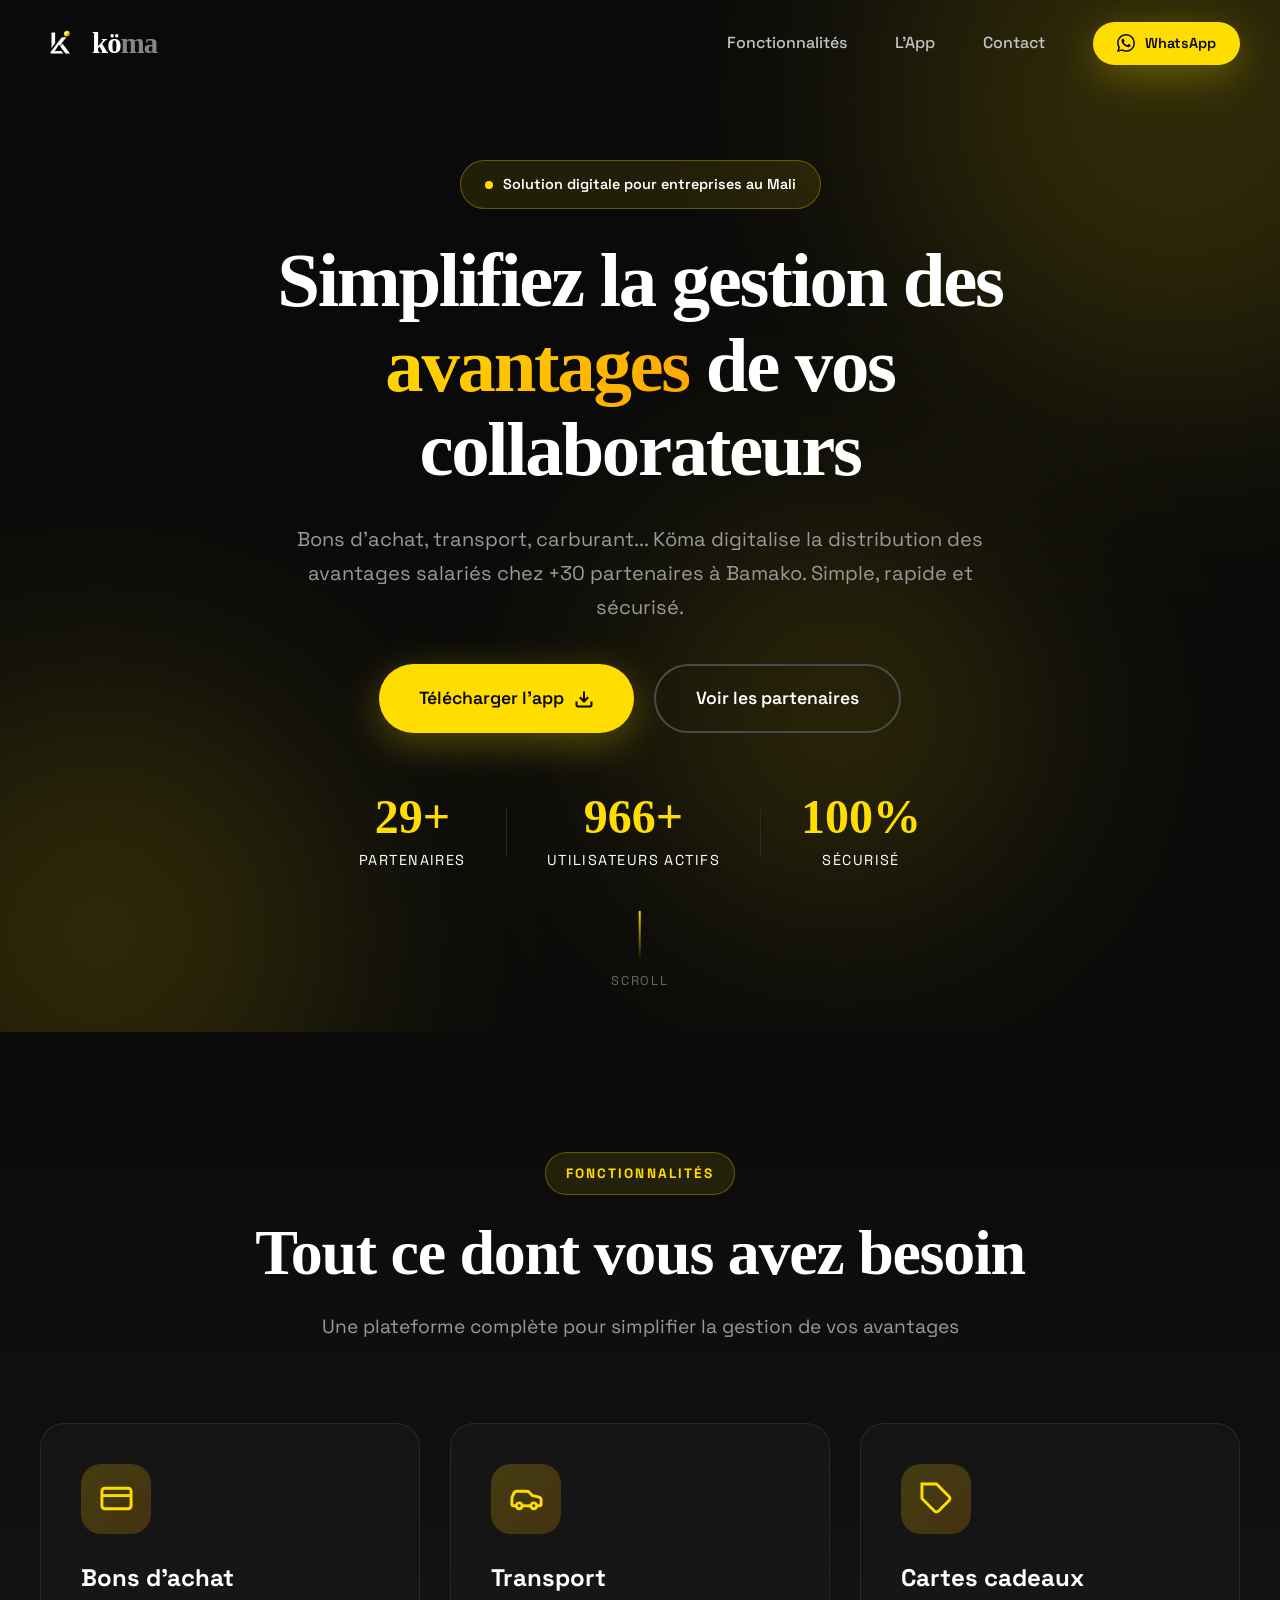
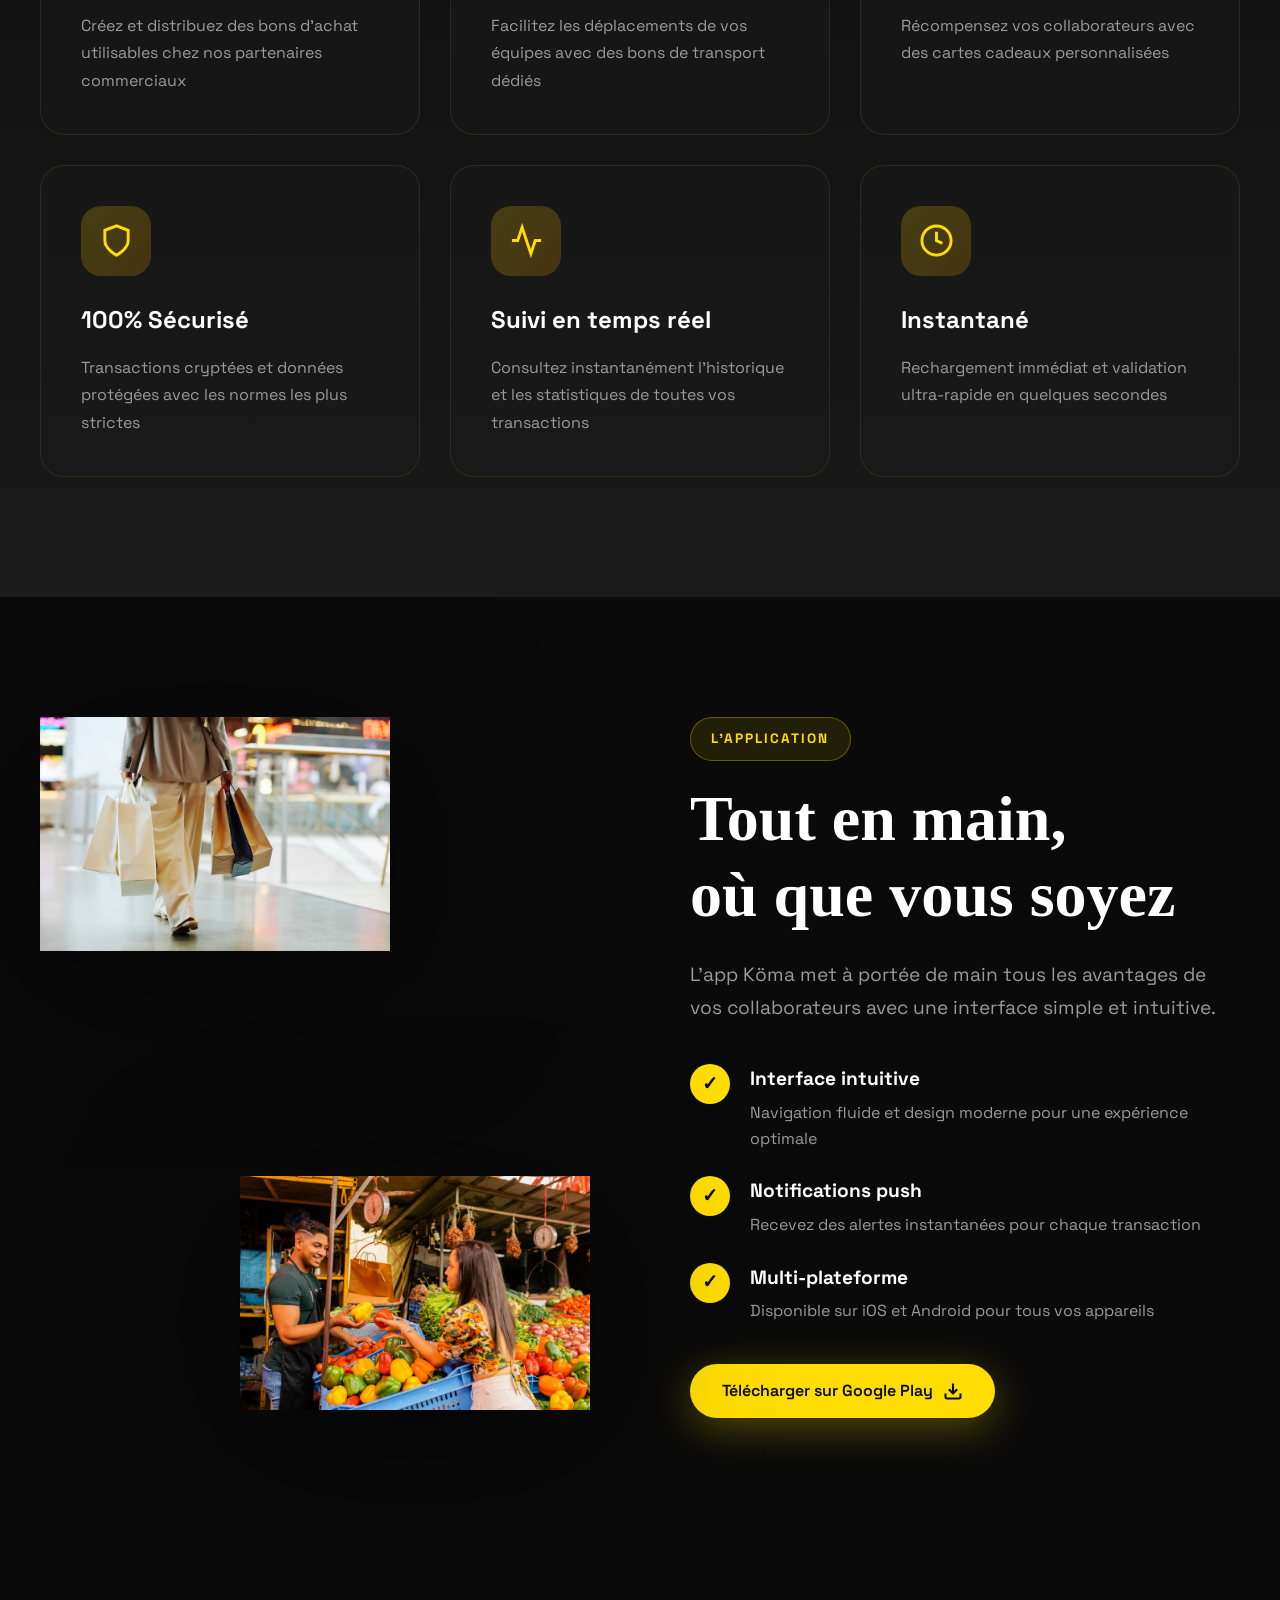
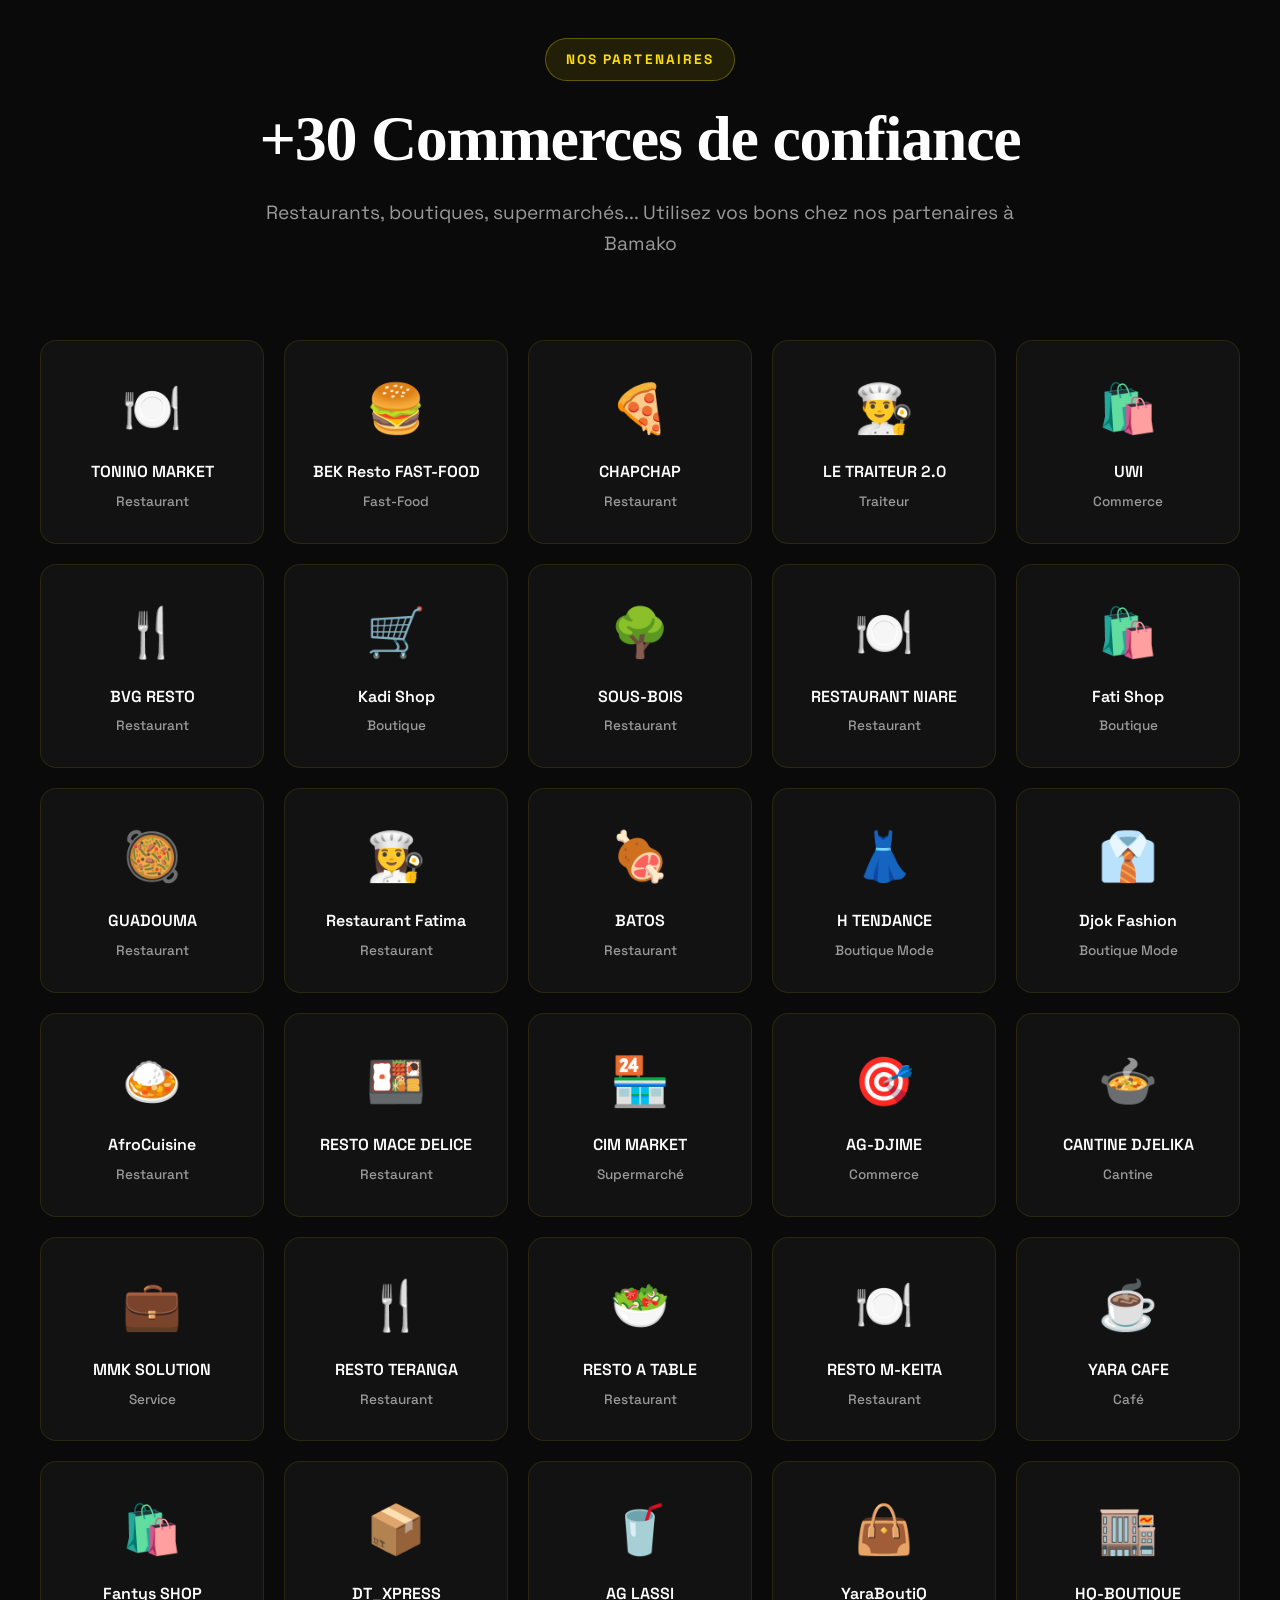
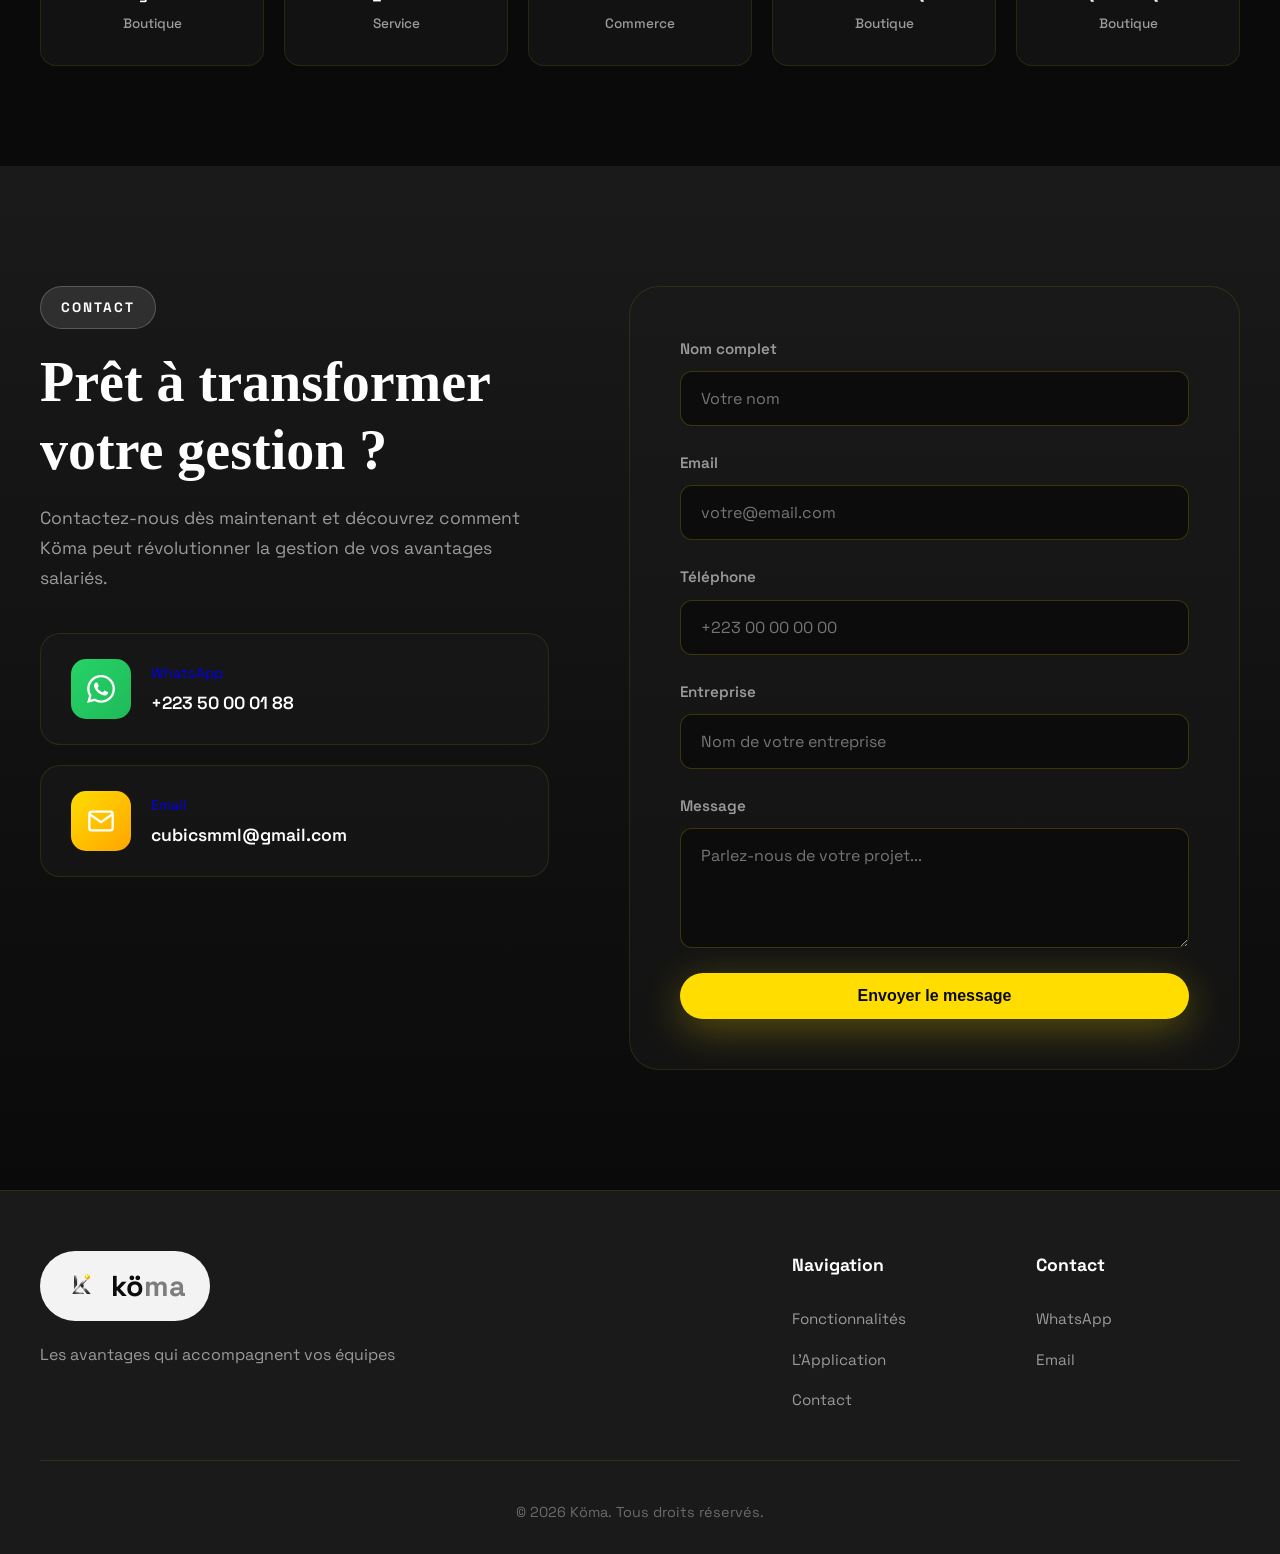
<file: index.html>
<!DOCTYPE html>
<html lang="fr">
<head>
  <meta charset="UTF-8">
  <meta name="viewport" content="width=device-width, initial-scale=1.0">
  <meta name="description" content="Köma - La plateforme tout-en-un pour gérer les avantages de vos collaborateurs. Bons d'achat, transport, carburant et plus encore.">
  <meta name="theme-color" content="#FFDD00">
  <title>Köma — Les avantages qui accompagnent vos équipes</title>
  <link rel="icon" type="image/x-icon" href="assets/köma.ico">
  <link rel="preconnect" href="https://fonts.googleapis.com">
  <link rel="preconnect" href="https://fonts.gstatic.com" crossorigin>
  <link href="https://fonts.googleapis.com/css2?family=Space+Grotesk:wght@300;400;500;600;700&family=Clash+Display:wght@600;700&display=swap" rel="stylesheet">
  <link rel="stylesheet" href="styles.css">
</head>
<body>

  <!-- Loader -->
  <div class="loader" id="loader">
    <div class="loader-content">
      <img src="assets/black.png" alt="Köma" class="loader-logo">
      <div class="loader-bar">
        <div class="loader-progress"></div>
      </div>
    </div>
  </div>

  <!-- Navigation -->
  <nav class="nav" id="nav">
    <div class="container nav-container">
      <a href="#hero" class="logo">
        <img src="assets/white.png" alt="Köma">
        <span>kö<em>ma</em></span>
      </a>
      
      <div class="nav-menu" id="navMenu">
        <a href="#features" class="nav-link">Fonctionnalités</a>
        <a href="#app" class="nav-link">L'App</a>
        <a href="#contact" class="nav-link">Contact</a>
        <a href="https://wa.me/22350000188" class="btn btn-primary btn-sm" target="_blank" rel="noopener">
          <svg width="18" height="18" viewBox="0 0 24 24" fill="currentColor">
            <path d="M17.472 14.382c-.297-.149-1.758-.867-2.03-.967-.273-.099-.471-.148-.67.15-.197.297-.767.966-.94 1.164-.173.199-.347.223-.644.075-.297-.15-1.255-.463-2.39-1.475-.883-.788-1.48-1.761-1.653-2.059-.173-.297-.018-.458.13-.606.134-.133.298-.347.446-.52.149-.174.198-.298.298-.497.099-.198.05-.371-.025-.52-.075-.149-.669-1.612-.916-2.207-.242-.579-.487-.5-.669-.51-.173-.008-.371-.01-.57-.01-.198 0-.52.074-.792.372-.272.297-1.04 1.016-1.04 2.479 0 1.462 1.065 2.875 1.213 3.074.149.198 2.096 3.2 5.077 4.487.709.306 1.262.489 1.694.625.712.227 1.36.195 1.871.118.571-.085 1.758-.719 2.006-1.413.248-.694.248-1.289.173-1.413-.074-.124-.272-.198-.57-.347m-5.421 7.403h-.004a9.87 9.87 0 01-5.031-1.378l-.361-.214-3.741.982.998-3.648-.235-.374a9.86 9.86 0 01-1.51-5.26c.001-5.45 4.436-9.884 9.888-9.884 2.64 0 5.122 1.03 6.988 2.898a9.825 9.825 0 012.893 6.994c-.003 5.45-4.437 9.884-9.885 9.884m8.413-18.297A11.815 11.815 0 0012.05 0C5.495 0 .16 5.335.157 11.892c0 2.096.547 4.142 1.588 5.945L.057 24l6.305-1.654a11.882 11.882 0 005.683 1.448h.005c6.554 0 11.890-5.335 11.893-11.893a11.821 11.821 0 00-3.48-8.413Z"/>
          </svg>
          WhatsApp
        </a>
      </div>

      <button class="hamburger" id="hamburger">
        <span></span>
        <span></span>
        <span></span>
      </button>
    </div>
  </nav>

  <!-- Hero -->
  <section class="hero" id="hero">
    <div class="hero-bg">
      <div class="gradient-orb orb-1"></div>
      <div class="gradient-orb orb-2"></div>
      <div class="gradient-orb orb-3"></div>
    </div>

    <div class="container hero-container">
      <div class="hero-content">
        <div class="hero-badge">
          <span class="pulse-dot"></span>
          Solution digitale pour entreprises au Mali
        </div>
        
        <h1 class="hero-title">
          Simplifiez la gestion des 
          <span class="gradient-text">avantages</span>
          de vos collaborateurs
        </h1>
        
        <p class="hero-desc">
          Bons d'achat, transport, carburant... Köma digitalise la distribution 
          des avantages salariés chez +30 partenaires à Bamako. Simple, rapide et sécurisé.
        </p>

        <div class="hero-cta">
          <a href="https://play.google.com/store/apps/details?id=com.src.koma_mobile" class="btn btn-primary btn-lg" target="_blank" rel="noopener">
            Télécharger l'app
            <svg width="20" height="20" viewBox="0 0 24 24" fill="none" stroke="currentColor" stroke-width="2.5">
              <path d="M21 15v4a2 2 0 01-2 2H5a2 2 0 01-2-2v-4M7 10l5 5 5-5M12 15V3"/>
            </svg>
          </a>
          <a href="#partners" class="btn btn-outline btn-lg">
            Voir les partenaires
          </a>
        </div>

        <div class="hero-stats">
          <div class="stat-item">
            <div class="stat-value"><span class="counter" data-target="30">0</span>+</div>
            <div class="stat-label">Partenaires</div>
          </div>
          <div class="stat-divider"></div>
          <div class="stat-item">
            <div class="stat-value"><span class="counter" data-target="1000">0</span>+</div>
            <div class="stat-label">Utilisateurs actifs</div>
          </div>
          <div class="stat-divider"></div>
          <div class="stat-item">
            <div class="stat-value">100%</div>
            <div class="stat-label">Sécurisé</div>
          </div>
        </div>
      </div>
    </div>

    <div class="scroll-hint">
      <div class="scroll-line"></div>
      <span>Scroll</span>
    </div>
  </section>

  <!-- Features -->
  <section class="features" id="features">
    <div class="container">
      <div class="section-header">
        <div class="section-label">Fonctionnalités</div>
        <h2>Tout ce dont vous avez besoin</h2>
        <p>Une plateforme complète pour simplifier la gestion de vos avantages</p>
      </div>

      <div class="features-grid">
        <div class="feature-card">
          <div class="feature-icon">
            <svg viewBox="0 0 24 24" fill="none" stroke="currentColor" stroke-width="2">
              <rect x="2" y="5" width="20" height="14" rx="2"/>
              <path d="M2 10h20"/>
            </svg>
          </div>
          <h3>Bons d'achat</h3>
          <p>Créez et distribuez des bons d'achat utilisables chez nos partenaires commerciaux</p>
        </div>

        <div class="feature-card">
          <div class="feature-icon">
            <svg viewBox="0 0 24 24" fill="none" stroke="currentColor" stroke-width="2">
              <path d="M19 17h2c.6 0 1-.4 1-1v-3c0-.9-.7-1.7-1.5-1.9C18.7 10.6 16 10 16 10s-1.3-1.4-2.2-2.3c-.5-.4-1.1-.7-1.8-.7H5c-.6 0-1.1.4-1.4.9l-1.4 2.9A3.7 3.7 0 0 0 2 12v4c0 .6.4 1 1 1h2"/>
              <circle cx="7" cy="17" r="2"/>
              <path d="M9 17h6"/>
              <circle cx="17" cy="17" r="2"/>
            </svg>
          </div>
          <h3>Transport</h3>
          <p>Facilitez les déplacements de vos équipes avec des bons de transport dédiés</p>
        </div>

        <div class="feature-card">
          <div class="feature-icon">
            <svg viewBox="0 0 24 24" fill="none" stroke="currentColor" stroke-width="2">
              <path d="M20.59 13.41l-7.17 7.17a2 2 0 01-2.83 0L2 12V2h10l8.59 8.59a2 2 0 010 2.82z"/>
              <line x1="7" y1="7" x2="7.01" y2="7"/>
            </svg>
          </div>
          <h3>Cartes cadeaux</h3>
          <p>Récompensez vos collaborateurs avec des cartes cadeaux personnalisées</p>
        </div>

        <div class="feature-card">
          <div class="feature-icon">
            <svg viewBox="0 0 24 24" fill="none" stroke="currentColor" stroke-width="2">
              <path d="M12 22s8-4 8-10V5l-8-3-8 3v7c0 6 8 10 8 10z"/>
            </svg>
          </div>
          <h3>100% Sécurisé</h3>
          <p>Transactions cryptées et données protégées avec les normes les plus strictes</p>
        </div>

        <div class="feature-card">
          <div class="feature-icon">
            <svg viewBox="0 0 24 24" fill="none" stroke="currentColor" stroke-width="2">
              <polyline points="22 12 18 12 15 21 9 3 6 12 2 12"/>
            </svg>
          </div>
          <h3>Suivi en temps réel</h3>
          <p>Consultez instantanément l'historique et les statistiques de toutes vos transactions</p>
        </div>

        <div class="feature-card">
          <div class="feature-icon">
            <svg viewBox="0 0 24 24" fill="none" stroke="currentColor" stroke-width="2">
              <circle cx="12" cy="12" r="10"/>
              <polyline points="12 6 12 12 16 14"/>
            </svg>
          </div>
          <h3>Instantané</h3>
          <p>Rechargement immédiat et validation ultra-rapide en quelques secondes</p>
        </div>
      </div>
    </div>
  </section>

  <!-- App Showcase -->
  <section class="app-showcase" id="app">
    <div class="container">
      <div class="app-content">
        <div class="app-images">
          <div class="app-mockup mockup-1">
            <img src="assets/client.png" alt="Interface Köma">
          </div>
          <div class="app-mockup mockup-2">
            <img src="assets/vendeur.png" alt="Interface Vendeur">
          </div>
        </div>

        <div class="app-info">
          <div class="section-label">L'Application</div>
          <h2>Tout en main,<br>où que vous soyez</h2>
          <p class="lead">L'app Köma met à portée de main tous les avantages de vos collaborateurs avec une interface simple et intuitive.</p>

          <div class="app-features">
            <div class="app-feature">
              <div class="app-feature-icon">✓</div>
              <div>
                <h4>Interface intuitive</h4>
                <p>Navigation fluide et design moderne pour une expérience optimale</p>
              </div>
            </div>

            <div class="app-feature">
              <div class="app-feature-icon">✓</div>
              <div>
                <h4>Notifications push</h4>
                <p>Recevez des alertes instantanées pour chaque transaction</p>
              </div>
            </div>

            <div class="app-feature">
              <div class="app-feature-icon">✓</div>
              <div>
                <h4>Multi-plateforme</h4>
                <p>Disponible sur iOS et Android pour tous vos appareils</p>
              </div>
            </div>
          </div>

          <a href="https://play.google.com/store/apps/details?id=com.src.koma_mobile" class="btn btn-primary" target="_blank" rel="noopener">
            Télécharger sur Google Play
            <svg width="20" height="20" viewBox="0 0 24 24" fill="none" stroke="currentColor" stroke-width="2.5">
              <path d="M21 15v4a2 2 0 01-2 2H5a2 2 0 01-2-2v-4M7 10l5 5 5-5M12 15V3"/>
            </svg>
          </a>
        </div>
      </div>
    </div>
  </section>

  <!-- Partenaires -->
  <section class="partners" id="partners">
    <div class="container">
      <div class="section-header">
        <div class="section-label">Nos Partenaires</div>
        <h2>+30 Commerces de confiance</h2>
        <p>Restaurants, boutiques, supermarchés... Utilisez vos bons chez nos partenaires à Bamako</p>
      </div>

      <div class="partners-grid">
        <div class="partner-card">
          <div class="partner-icon">🍽️</div>
          <h3>TONINO MARKET</h3>
          <p>Restaurant</p>
        </div>
        <div class="partner-card">
          <div class="partner-icon">🍔</div>
          <h3>BEK Resto FAST-FOOD</h3>
          <p>Fast-Food</p>
        </div>
        <div class="partner-card">
          <div class="partner-icon">🍕</div>
          <h3>CHAPCHAP</h3>
          <p>Restaurant</p>
        </div>
        <div class="partner-card">
          <div class="partner-icon">👨‍🍳</div>
          <h3>LE TRAITEUR 2.0</h3>
          <p>Traiteur</p>
        </div>
        <div class="partner-card">
          <div class="partner-icon">🛍️</div>
          <h3>UWI</h3>
          <p>Commerce</p>
        </div>
        <div class="partner-card">
          <div class="partner-icon">🍴</div>
          <h3>BVG RESTO</h3>
          <p>Restaurant</p>
        </div>
        <div class="partner-card">
          <div class="partner-icon">🛒</div>
          <h3>Kadi Shop</h3>
          <p>Boutique</p>
        </div>
        <div class="partner-card">
          <div class="partner-icon">🌳</div>
          <h3>SOUS-BOIS</h3>
          <p>Restaurant</p>
        </div>
        <div class="partner-card">
          <div class="partner-icon">🍽️</div>
          <h3>RESTAURANT NIARE</h3>
          <p>Restaurant</p>
        </div>
        <div class="partner-card">
          <div class="partner-icon">🛍️</div>
          <h3>Fati Shop</h3>
          <p>Boutique</p>
        </div>
        <div class="partner-card">
          <div class="partner-icon">🥘</div>
          <h3>GUADOUMA</h3>
          <p>Restaurant</p>
        </div>
        <div class="partner-card">
          <div class="partner-icon">👩‍🍳</div>
          <h3>Restaurant Fatima</h3>
          <p>Restaurant</p>
        </div>
        <div class="partner-card">
          <div class="partner-icon">🍖</div>
          <h3>BATOS</h3>
          <p>Restaurant</p>
        </div>
        <div class="partner-card">
          <div class="partner-icon">👗</div>
          <h3>H TENDANCE</h3>
          <p>Boutique Mode</p>
        </div>
        <div class="partner-card">
          <div class="partner-icon">👔</div>
          <h3>Djok Fashion</h3>
          <p>Boutique Mode</p>
        </div>
        <div class="partner-card">
          <div class="partner-icon">🍛</div>
          <h3>AfroCuisine</h3>
          <p>Restaurant</p>
        </div>
        <div class="partner-card">
          <div class="partner-icon">🍱</div>
          <h3>RESTO MACE DELICE</h3>
          <p>Restaurant</p>
        </div>
        <div class="partner-card">
          <div class="partner-icon">🏪</div>
          <h3>CIM MARKET</h3>
          <p>Supermarché</p>
        </div>
        <div class="partner-card">
          <div class="partner-icon">🎯</div>
          <h3>AG-DJIME</h3>
          <p>Commerce</p>
        </div>
        <div class="partner-card">
          <div class="partner-icon">🍲</div>
          <h3>CANTINE DJELIKA</h3>
          <p>Cantine</p>
        </div>
        <div class="partner-card">
          <div class="partner-icon">💼</div>
          <h3>MMK SOLUTION</h3>
          <p>Service</p>
        </div>
        <div class="partner-card">
          <div class="partner-icon">🍴</div>
          <h3>RESTO TERANGA</h3>
          <p>Restaurant</p>
        </div>
        <div class="partner-card">
          <div class="partner-icon">🥗</div>
          <h3>RESTO A TABLE</h3>
          <p>Restaurant</p>
        </div>
        <div class="partner-card">
          <div class="partner-icon">🍽️</div>
          <h3>RESTO M-KEITA</h3>
          <p>Restaurant</p>
        </div>
        <div class="partner-card">
          <div class="partner-icon">☕</div>
          <h3>YARA CAFE</h3>
          <p>Café</p>
        </div>
        <div class="partner-card">
          <div class="partner-icon">🛍️</div>
          <h3>Fantys SHOP</h3>
          <p>Boutique</p>
        </div>
        <div class="partner-card">
          <div class="partner-icon">📦</div>
          <h3>DT_XPRESS</h3>
          <p>Service</p>
        </div>
        <div class="partner-card">
          <div class="partner-icon">🥤</div>
          <h3>AG LASSI</h3>
          <p>Commerce</p>
        </div>
        <div class="partner-card">
          <div class="partner-icon">👜</div>
          <h3>YaraBoutiQ</h3>
          <p>Boutique</p>
        </div>
        <div class="partner-card">
          <div class="partner-icon">🏬</div>
          <h3>HQ-BOUTIQUE</h3>
          <p>Boutique</p>
        </div>
      </div>
    </div>
  </section>

  <!-- Contact -->
  <section class="contact" id="contact">
    <div class="container">
      <div class="contact-wrapper">
        <div class="contact-info">
          <div class="section-label light">Contact</div>
          <h2>Prêt à transformer votre gestion ?</h2>
          <p>Contactez-nous dès maintenant et découvrez comment Köma peut révolutionner la gestion de vos avantages salariés.</p>

          <div class="contact-methods">
            <a href="https://wa.me/22350000188" class="contact-method" target="_blank">
              <div class="method-icon whatsapp">
                <svg viewBox="0 0 24 24" fill="currentColor">
                  <path d="M17.472 14.382c-.297-.149-1.758-.867-2.03-.967-.273-.099-.471-.148-.67.15-.197.297-.767.966-.94 1.164-.173.199-.347.223-.644.075-.297-.15-1.255-.463-2.39-1.475-.883-.788-1.48-1.761-1.653-2.059-.173-.297-.018-.458.13-.606.134-.133.298-.347.446-.52.149-.174.198-.298.298-.497.099-.198.05-.371-.025-.52-.075-.149-.669-1.612-.916-2.207-.242-.579-.487-.5-.669-.51-.173-.008-.371-.01-.57-.01-.198 0-.52.074-.792.372-.272.297-1.04 1.016-1.04 2.479 0 1.462 1.065 2.875 1.213 3.074.149.198 2.096 3.2 5.077 4.487.709.306 1.262.489 1.694.625.712.227 1.36.195 1.871.118.571-.085 1.758-.719 2.006-1.413.248-.694.248-1.289.173-1.413-.074-.124-.272-.198-.57-.347m-5.421 7.403h-.004a9.87 9.87 0 01-5.031-1.378l-.361-.214-3.741.982.998-3.648-.235-.374a9.86 9.86 0 01-1.51-5.26c.001-5.45 4.436-9.884 9.888-9.884 2.64 0 5.122 1.03 6.988 2.898a9.825 9.825 0 012.893 6.994c-.003 5.45-4.437 9.884-9.885 9.884m8.413-18.297A11.815 11.815 0 0012.05 0C5.495 0 .16 5.335.157 11.892c0 2.096.547 4.142 1.588 5.945L.057 24l6.305-1.654a11.882 11.882 0 005.683 1.448h.005c6.554 0 11.890-5.335 11.893-11.893a11.821 11.821 0 00-3.48-8.413Z"/>
                </svg>
              </div>
              <div>
                <div class="method-label">WhatsApp</div>
                <div class="method-value">+223 50 00 01 88</div>
              </div>
            </a>

            <a href="mailto:cubicsmml@gmail.com" class="contact-method">
              <div class="method-icon email">
                <svg viewBox="0 0 24 24" fill="none" stroke="currentColor" stroke-width="2">
                  <path d="M4 4h16c1.1 0 2 .9 2 2v12c0 1.1-.9 2-2 2H4c-1.1 0-2-.9-2-2V6c0-1.1.9-2 2-2z"/>
                  <polyline points="22,6 12,13 2,6"/>
                </svg>
              </div>
              <div>
                <div class="method-label">Email</div>
                <div class="method-value">cubicsmml@gmail.com</div>
              </div>
            </a>
          </div>
        </div>

        <div class="contact-form-wrapper">
          <form class="contact-form" id="contactForm">
            <div class="form-group">
              <label>Nom complet</label>
              <input type="text" name="name" required placeholder="Votre nom">
            </div>

            <div class="form-group">
              <label>Email</label>
              <input type="email" name="email" required placeholder="votre@email.com">
            </div>

            <div class="form-group">
              <label>Téléphone</label>
              <input type="tel" name="phone" required placeholder="+223 00 00 00 00">
            </div>

            <div class="form-group">
              <label>Entreprise</label>
              <input type="text" name="company" placeholder="Nom de votre entreprise">
            </div>

            <div class="form-group">
              <label>Message</label>
              <textarea name="message" rows="4" required placeholder="Parlez-nous de votre projet..."></textarea>
            </div>

            <button type="submit" class="btn btn-primary btn-full">
              <span class="btn-text">Envoyer le message</span>
              <span class="btn-loading" style="display:none;">
                <svg class="spinner" viewBox="0 0 24 24">
                  <circle cx="12" cy="12" r="10" fill="none" stroke="currentColor" stroke-width="3"/>
                </svg>
              </span>
            </button>

            <div class="form-status" id="formStatus"></div>
          </form>
        </div>
      </div>
    </div>
  </section>

  <!-- Footer -->
  <footer class="footer">
    <div class="container">
      <div class="footer-content">
        <div class="footer-brand">
          <a href="#hero" class="footer-logo">
            <img src="assets/black.png" alt="Köma">
            <span>kö<em>ma</em></span>
          </a>
          <p>Les avantages qui accompagnent vos équipes</p>
        </div>

        <div class="footer-links">
          <div class="footer-col">
            <h4>Navigation</h4>
            <a href="#features">Fonctionnalités</a>
            <a href="#app">L'Application</a>
            <a href="#contact">Contact</a>
          </div>

          <div class="footer-col">
            <h4>Contact</h4>
            <a href="https://wa.me/22350000188" target="_blank">WhatsApp</a>
            <a href="mailto:cubicsmml@gmail.com">Email</a>
          </div>
        </div>
      </div>

      <div class="footer-bottom">
        <p>© <span id="year"></span> Köma. Tous droits réservés.</p>
      </div>
    </div>
  </footer>

  <script src="script.js"></script>
</body>
</html>
</file>
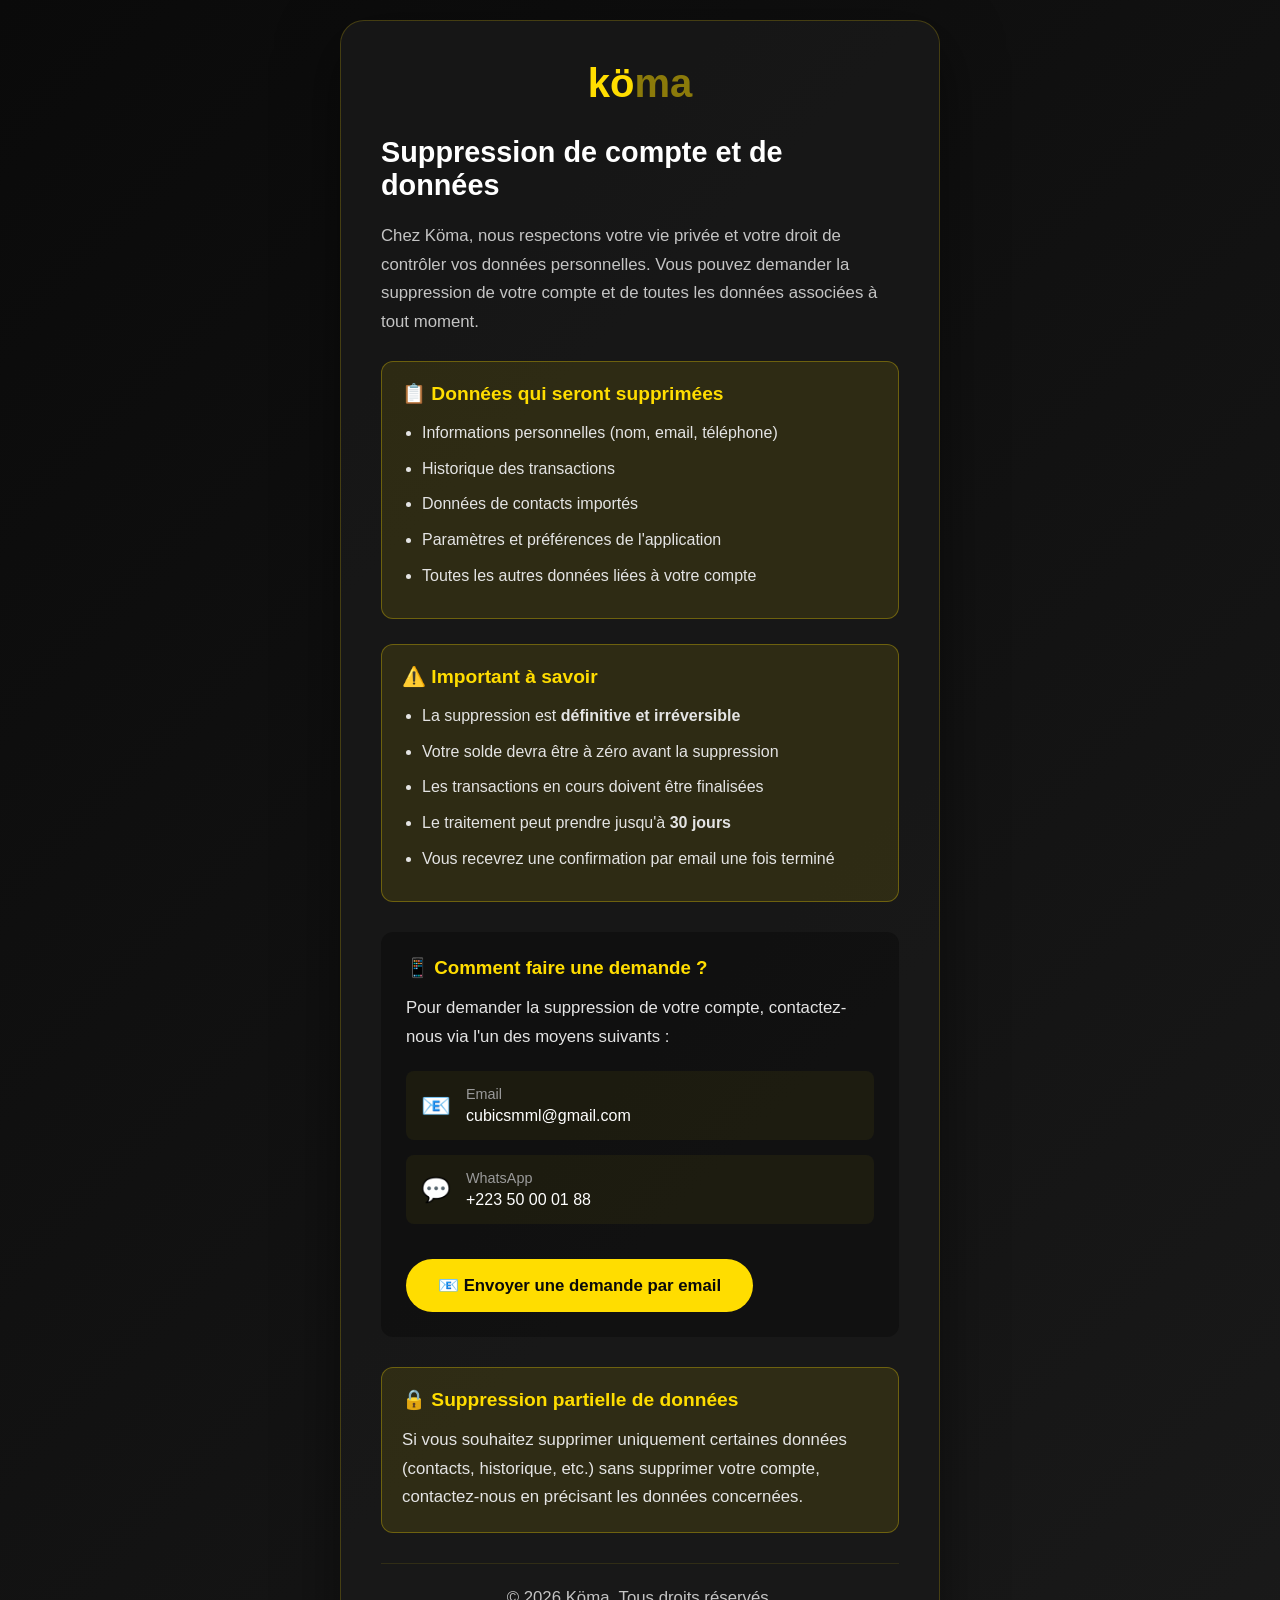
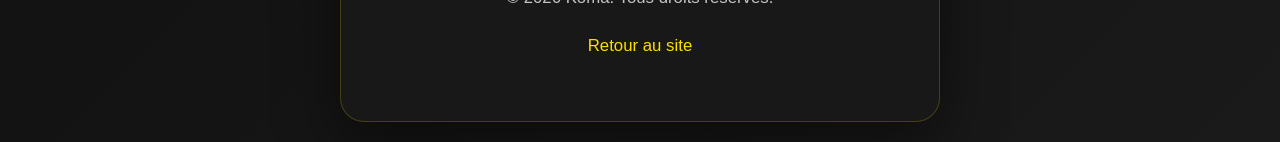
<file: suppression-compte.html>
<!DOCTYPE html>
<html lang="fr">
<head>
  <meta charset="UTF-8">
  <meta name="viewport" content="width=device-width, initial-scale=1.0">
  <meta name="description" content="Demande de suppression de compte Köma">
  <title>Suppression de compte - Köma</title>
  <style>
    * {
      margin: 0;
      padding: 0;
      box-sizing: border-box;
    }
    
    body {
      font-family: -apple-system, BlinkMacSystemFont, 'Segoe UI', Roboto, sans-serif;
      background: linear-gradient(135deg, #0A0A0A 0%, #1A1A1A 100%);
      color: #FFFFFF;
      min-height: 100vh;
      display: flex;
      align-items: center;
      justify-content: center;
      padding: 20px;
    }
    
    .container {
      max-width: 600px;
      background: rgba(26, 26, 26, 0.8);
      border: 1px solid rgba(255, 221, 0, 0.2);
      border-radius: 24px;
      padding: 40px;
      box-shadow: 0 20px 60px rgba(0, 0, 0, 0.5);
    }
    
    .logo {
      text-align: center;
      margin-bottom: 30px;
    }
    
    .logo h1 {
      font-size: 2.5rem;
      font-weight: 700;
      color: #FFDD00;
    }
    
    .logo h1 em {
      font-style: normal;
      opacity: 0.5;
    }
    
    h2 {
      font-size: 1.8rem;
      margin-bottom: 20px;
      color: #FFFFFF;
    }
    
    p {
      line-height: 1.7;
      color: #C4C4C4;
      margin-bottom: 20px;
      font-size: 1.05rem;
    }
    
    .info-box {
      background: rgba(255, 221, 0, 0.1);
      border: 1px solid rgba(255, 221, 0, 0.3);
      border-radius: 12px;
      padding: 20px;
      margin: 25px 0;
    }
    
    .info-box h3 {
      color: #FFDD00;
      margin-bottom: 15px;
      font-size: 1.2rem;
    }
    
    .info-box ul {
      margin-left: 20px;
      color: #E4E4E4;
    }
    
    .info-box li {
      margin-bottom: 10px;
      line-height: 1.6;
    }
    
    .contact {
      background: rgba(10, 10, 10, 0.5);
      border-radius: 12px;
      padding: 25px;
      margin-top: 30px;
    }
    
    .contact h3 {
      color: #FFDD00;
      margin-bottom: 15px;
    }
    
    .contact-item {
      display: flex;
      align-items: center;
      gap: 15px;
      margin: 15px 0;
      padding: 15px;
      background: rgba(255, 221, 0, 0.05);
      border-radius: 8px;
      transition: all 0.3s ease;
    }
    
    .contact-item:hover {
      background: rgba(255, 221, 0, 0.1);
      transform: translateX(5px);
    }
    
    .contact-icon {
      font-size: 1.5rem;
    }
    
    .contact-link {
      color: #FFFFFF;
      text-decoration: none;
      font-weight: 500;
    }
    
    .contact-link:hover {
      color: #FFDD00;
    }
    
    .btn {
      display: inline-flex;
      align-items: center;
      gap: 10px;
      padding: 16px 32px;
      background: #FFDD00;
      color: #0A0A0A;
      text-decoration: none;
      font-weight: 600;
      border-radius: 50px;
      transition: all 0.3s ease;
      margin-top: 20px;
      font-size: 1.05rem;
    }
    
    .btn:hover {
      background: #E6C700;
      transform: translateY(-2px);
      box-shadow: 0 10px 30px rgba(255, 221, 0, 0.3);
    }
    
    .footer {
      text-align: center;
      margin-top: 30px;
      padding-top: 20px;
      border-top: 1px solid rgba(255, 221, 0, 0.1);
      color: #6A6A6A;
      font-size: 0.9rem;
    }
    
    @media (max-width: 768px) {
      .container {
        padding: 25px;
      }
      
      .logo h1 {
        font-size: 2rem;
      }
      
      h2 {
        font-size: 1.5rem;
      }
    }
  </style>
</head>
<body>
  <div class="container">
    <div class="logo">
      <h1>kö<em>ma</em></h1>
    </div>
    
    <h2>Suppression de compte et de données</h2>
    
    <p>
      Chez Köma, nous respectons votre vie privée et votre droit de contrôler vos données personnelles. 
      Vous pouvez demander la suppression de votre compte et de toutes les données associées à tout moment.
    </p>
    
    <div class="info-box">
      <h3>📋 Données qui seront supprimées</h3>
      <ul>
        <li>Informations personnelles (nom, email, téléphone)</li>
        <li>Historique des transactions</li>
        <li>Données de contacts importés</li>
        <li>Paramètres et préférences de l'application</li>
        <li>Toutes les autres données liées à votre compte</li>
      </ul>
    </div>
    
    <div class="info-box">
      <h3>⚠️ Important à savoir</h3>
      <ul>
        <li>La suppression est <strong>définitive et irréversible</strong></li>
        <li>Votre solde devra être à zéro avant la suppression</li>
        <li>Les transactions en cours doivent être finalisées</li>
        <li>Le traitement peut prendre jusqu'à <strong>30 jours</strong></li>
        <li>Vous recevrez une confirmation par email une fois terminé</li>
      </ul>
    </div>
    
    <div class="contact">
      <h3>📱 Comment faire une demande ?</h3>
      <p style="color: #E4E4E4; margin-bottom: 20px;">
        Pour demander la suppression de votre compte, contactez-nous via l'un des moyens suivants :
      </p>
      
      <div class="contact-item">
        <span class="contact-icon">📧</span>
        <div>
          <div style="font-size: 0.9rem; color: #9A9A9A; margin-bottom: 5px;">Email</div>
          <a href="mailto:cubicsmml@gmail.com?subject=Demande de suppression de compte Köma&body=Bonjour,%0D%0A%0D%0AJe souhaite supprimer mon compte Köma.%0D%0A%0D%0ATéléphone associé au compte : [Votre numéro]%0D%0A%0D%0AMerci." class="contact-link">cubicsmml@gmail.com</a>
        </div>
      </div>
      
      <div class="contact-item">
        <span class="contact-icon">💬</span>
        <div>
          <div style="font-size: 0.9rem; color: #9A9A9A; margin-bottom: 5px;">WhatsApp</div>
          <a href="https://wa.me/22350000188?text=Bonjour%2C%20je%20souhaite%20supprimer%20mon%20compte%20Köma" class="contact-link" target="_blank" rel="noopener">+223 50 00 01 88</a>
        </div>
      </div>
      
      <a href="mailto:cubicsmml@gmail.com?subject=Demande de suppression de compte Köma&body=Bonjour,%0D%0A%0D%0AJe souhaite supprimer mon compte Köma.%0D%0A%0D%0ATéléphone associé au compte : [Votre numéro]%0D%0A%0D%0AMerci." class="btn">
        📧 Envoyer une demande par email
      </a>
    </div>
    
    <div class="info-box" style="margin-top: 30px;">
      <h3>🔒 Suppression partielle de données</h3>
      <p style="color: #E4E4E4; margin-bottom: 0;">
        Si vous souhaitez supprimer uniquement certaines données (contacts, historique, etc.) 
        sans supprimer votre compte, contactez-nous en précisant les données concernées.
      </p>
    </div>
    
    <div class="footer">
      <p>© <span id="year"></span> Köma. Tous droits réservés.</p>
      <p><a href="https://amadoutoure14.github.io/koma_vitrine/" style="color: #FFDD00; text-decoration: none;">Retour au site</a></p>
    </div>
  </div>
  
  <script>
    document.getElementById('year').textContent = new Date().getFullYear();
  </script>
</body>
</html>
</file>
<file: styles.css>
/* ============================================
   KÖMA - VITRINE ULTRA MODERNE
   ============================================ */

:root {
  --yellow: #FFDD00;
  --yellow-light: #FFF9E6;
  --yellow-dark: #E6C700;
  --black: #0A0A0A;
  --gray-900: #1A1A1A;
  --gray-800: #2A2A2A;
  --gray-700: #4A4A4A;
  --gray-600: #6A6A6A;
  --gray-400: #9A9A9A;
  --gray-300: #C4C4C4;
  --gray-200: #E4E4E4;
  --gray-100: #F5F5F5;
  --white: #FFFFFF;
  --whatsapp: #25D366;
  
  --ease: cubic-bezier(0.23, 1, 0.32, 1);
  --ease-back: cubic-bezier(0.68, -0.6, 0.32, 1.6);
}

/* Reset */
*, *::before, *::after {
  margin: 0;
  padding: 0;
  box-sizing: border-box;
}

html {
  scroll-behavior: smooth;
  overflow-x: hidden;
}

body {
  font-family: 'Space Grotesk', -apple-system, sans-serif;
  background: var(--black);
  color: var(--white);
  line-height: 1.6;
  -webkit-font-smoothing: antialiased;
  overflow-x: hidden;
}

/* Loader */
.loader {
  position: fixed;
  inset: 0;
  background: var(--black);
  display: flex;
  align-items: center;
  justify-content: center;
  z-index: 10000;
  transition: opacity 0.5s ease, visibility 0.5s;
}

.loader.hidden {
  opacity: 0;
  visibility: hidden;
}

.loader-content {
  text-align: center;
}

.loader-logo {
  width: 80px;
  height: 80px;
  filter: brightness(0) invert(1);
  animation: pulse 1.5s ease infinite;
}

.loader-bar {
  width: 200px;
  height: 3px;
  background: var(--gray-800);
  border-radius: 10px;
  margin-top: 30px;
  overflow: hidden;
}

.loader-progress {
  height: 100%;
  background: var(--yellow);
  border-radius: 10px;
  animation: loading 2s ease-in-out;
}

@keyframes pulse {
  0%, 100% { transform: scale(1); }
  50% { transform: scale(1.1); }
}

@keyframes loading {
  0% { width: 0; }
  100% { width: 100%; }
}

.container {
  max-width: 1400px;
  margin: 0 auto;
  padding: 0 40px;
}

/* Navigation */
.nav {
  position: fixed;
  top: 0;
  left: 0;
  right: 0;
  z-index: 1000;
  padding: 20px 0;
  transition: all 0.4s var(--ease);
}

.nav.scrolled {
  background: rgba(10, 10, 10, 0.8);
  backdrop-filter: blur(20px);
  padding: 15px 0;
  box-shadow: 0 4px 30px rgba(255, 221, 0, 0.1);
}

.nav-container {
  display: flex;
  align-items: center;
  justify-content: space-between;
}

.logo {
  display: flex;
  align-items: center;
  gap: 12px;
  font-size: 1.8rem;
  font-weight: 700;
  letter-spacing: -0.03em;
  transition: transform 0.3s ease;
  text-decoration: none;
  color: var(--white);
}

.logo:hover {
  transform: scale(1.05);
}

.logo img {
  width: 40px;
  height: 40px;
}

.logo span {
  font-family: 'Clash Display', serif;
}

.logo em {
  font-style: normal;
  opacity: 0.5;
}

.nav-menu {
  display: flex;
  align-items: center;
  gap: 48px;
}

.nav-link {
  font-size: 1rem;
  font-weight: 500;
  color: var(--gray-300);
  position: relative;
  transition: color 0.3s ease;
  text-decoration: none;
}

.nav-link::after {
  content: '';
  position: absolute;
  bottom: -8px;
  left: 0;
  width: 0;
  height: 2px;
  background: var(--yellow);
  transition: width 0.3s ease;
}

.nav-link:hover {
  color: var(--white);
}

.nav-link:hover::after {
  width: 100%;
}

.hamburger {
  display: none;
  flex-direction: column;
  gap: 6px;
  background: none;
  border: none;
  cursor: pointer;
}

.hamburger span {
  width: 28px;
  height: 2px;
  background: var(--white);
  transition: all 0.3s ease;
}

.hamburger.active span:nth-child(1) {
  transform: rotate(45deg) translateY(8px);
}

.hamburger.active span:nth-child(2) {
  opacity: 0;
}

.hamburger.active span:nth-child(3) {
  transform: rotate(-45deg) translateY(-8px);
}

/* Buttons */
.btn {
  display: inline-flex;
  align-items: center;
  gap: 10px;
  padding: 14px 32px;
  font-size: 1rem;
  font-weight: 600;
  border-radius: 50px;
  border: none;
  cursor: pointer;
  transition: all 0.3s var(--ease);
  text-decoration: none;
  position: relative;
  overflow: hidden;
}

.btn::before {
  content: '';
  position: absolute;
  inset: 0;
  background: linear-gradient(45deg, transparent, rgba(255,255,255,0.1), transparent);
  transform: translateX(-100%);
  transition: transform 0.6s ease;
}

.btn:hover::before {
  transform: translateX(100%);
}

.btn-sm {
  padding: 10px 24px;
  font-size: 0.9rem;
}

.btn-lg {
  padding: 18px 40px;
  font-size: 1.1rem;
}

.btn-full {
  width: 100%;
  justify-content: center;
}

.btn-primary {
  background: var(--yellow);
  color: var(--black);
  box-shadow: 0 10px 40px rgba(255, 221, 0, 0.3);
}

.btn-primary:hover {
  background: var(--yellow-dark);
  transform: translateY(-3px);
  box-shadow: 0 15px 50px rgba(255, 221, 0, 0.5);
}

.btn-outline {
  background: transparent;
  color: var(--white);
  border: 2px solid var(--gray-700);
}

.btn-outline:hover {
  background: var(--gray-900);
  border-color: var(--yellow);
  transform: translateY(-3px);
}

/* Hero */
.hero {
  min-height: 100vh;
  display: flex;
  align-items: center;
  position: relative;
  padding-top: 100px;
  overflow: hidden;
}

.hero-bg {
  position: absolute;
  inset: 0;
  z-index: 0;
}

.gradient-orb {
  position: absolute;
  border-radius: 50%;
  filter: blur(120px);
  opacity: 0.15;
  animation: float 8s ease-in-out infinite;
}

.orb-1 {
  width: 600px;
  height: 600px;
  background: var(--yellow);
  top: -200px;
  right: -200px;
  animation-delay: 0s;
}

.orb-2 {
  width: 500px;
  height: 500px;
  background: var(--yellow);
  bottom: -150px;
  left: -150px;
  animation-delay: 2s;
}

.orb-3 {
  width: 400px;
  height: 400px;
  background: var(--yellow);
  top: 50%;
  left: 50%;
  transform: translate(-50%, -50%);
  animation-delay: 4s;
}

@keyframes float {
  0%, 100% { transform: translate(0, 0); }
  33% { transform: translate(50px, -50px); }
  66% { transform: translate(-50px, 50px); }
}

.hero-container {
  position: relative;
  z-index: 1;
  display: flex;
  flex-direction: column;
  justify-content: center;
  min-height: calc(100vh - 100px);
  padding: 60px 0 40px;
}

.hero-content {
  max-width: 900px;
  margin: 0 auto;
  text-align: center;
}

.hero-badge {
  display: inline-flex;
  align-items: center;
  gap: 10px;
  padding: 12px 24px;
  background: rgba(255, 221, 0, 0.1);
  border: 1px solid rgba(255, 221, 0, 0.3);
  border-radius: 50px;
  font-size: 0.9rem;
  font-weight: 600;
  margin: 0 auto 30px;
  animation: slideUp 0.8s var(--ease) 0.2s both;
}

.pulse-dot {
  width: 8px;
  height: 8px;
  background: var(--yellow);
  border-radius: 50%;
  animation: pulse-dot 2s ease infinite;
}

@keyframes pulse-dot {
  0%, 100% { opacity: 1; transform: scale(1); }
  50% { opacity: 0.5; transform: scale(0.8); }
}

.hero-title {
  font-family: 'Clash Display', serif;
  font-size: clamp(3rem, 6vw, 5.5rem);
  font-weight: 700;
  line-height: 1.1;
  letter-spacing: -0.03em;
  margin-bottom: 30px;
  animation: slideUp 0.8s var(--ease) 0.4s both;
}

.gradient-text {
  background: linear-gradient(135deg, var(--yellow) 0%, #FFA500 100%);
  -webkit-background-clip: text;
  -webkit-text-fill-color: transparent;
  background-clip: text;
  position: relative;
  display: inline-block;
}

.hero-desc {
  font-size: 1.25rem;
  line-height: 1.7;
  color: var(--gray-400);
  max-width: 750px;
  margin: 0 auto 40px;
  animation: slideUp 0.8s var(--ease) 0.6s both;
}

.hero-cta {
  display: flex;
  justify-content: center;
  gap: 20px;
  margin-bottom: 60px;
  animation: slideUp 0.8s var(--ease) 0.8s both;
}

.hero-stats {
  display: flex;
  justify-content: center;
  align-items: center;
  gap: 40px;
  animation: slideUp 0.8s var(--ease) 1s both;
}

.stat-item {
  text-align: center;
}

.stat-value {
  font-family: 'Clash Display', serif;
  font-size: 3rem;
  font-weight: 700;
  color: var(--yellow);
  line-height: 1;
  margin-bottom: 8px;
}

.stat-label {
  font-size: 0.9rem;
  color: var(--gray-500);
  text-transform: uppercase;
  letter-spacing: 0.1em;
}

.stat-divider {
  width: 1px;
  height: 50px;
  background: var(--gray-800);
}

@keyframes slideUp {
  from {
    opacity: 0;
    transform: translateY(40px);
  }
  to {
    opacity: 1;
    transform: translateY(0);
  }
}

/* Scroll Hint */
.scroll-hint {
  position: absolute;
  bottom: 40px;
  left: 50%;
  transform: translateX(-50%);
  display: flex;
  flex-direction: column;
  align-items: center;
  gap: 10px;
  z-index: 10;
}

.scroll-line {
  width: 2px;
  height: 50px;
  background: linear-gradient(to bottom, var(--yellow), transparent);
  animation: scroll-move 2s ease infinite;
}

@keyframes scroll-move {
  0% { transform: scaleY(0); transform-origin: top; }
  50% { transform: scaleY(1); transform-origin: top; }
  51% { transform: scaleY(1); transform-origin: bottom; }
  100% { transform: scaleY(0); transform-origin: bottom; }
}

.scroll-hint span {
  font-size: 0.8rem;
  color: var(--gray-600);
  text-transform: uppercase;
  letter-spacing: 0.15em;
}

/* Sections */
section {
  padding: 120px 0;
  position: relative;
}

.section-header {
  text-align: center;
  max-width: 800px;
  margin: 0 auto 80px;
}

.section-label {
  display: inline-block;
  padding: 10px 20px;
  background: rgba(255, 221, 0, 0.1);
  border: 1px solid rgba(255, 221, 0, 0.3);
  border-radius: 50px;
  font-size: 0.85rem;
  font-weight: 700;
  text-transform: uppercase;
  letter-spacing: 0.15em;
  color: var(--yellow);
  margin-bottom: 20px;
}

.section-label.light {
  background: rgba(255, 255, 255, 0.1);
  border-color: rgba(255, 255, 255, 0.2);
  color: var(--white);
}

.section-header h2 {
  font-family: 'Clash Display', serif;
  font-size: clamp(2.5rem, 5vw, 4rem);
  font-weight: 700;
  line-height: 1.2;
  letter-spacing: -0.02em;
  margin-bottom: 20px;
}

.section-header p {
  font-size: 1.2rem;
  color: var(--gray-400);
  line-height: 1.6;
}

/* Features */
.features {
  background: linear-gradient(180deg, var(--black) 0%, var(--gray-900) 100%);
}

.features-grid {
  display: grid;
  grid-template-columns: repeat(auto-fit, minmax(350px, 1fr));
  gap: 30px;
}

.feature-card {
  padding: 40px;
  background: rgba(26, 26, 26, 0.5);
  border: 1px solid rgba(255, 221, 0, 0.1);
  border-radius: 24px;
  transition: all 0.4s var(--ease);
  cursor: pointer;
}

.feature-card:hover {
  background: rgba(26, 26, 26, 0.8);
  border-color: rgba(255, 221, 0, 0.3);
  transform: translateY(-10px);
  box-shadow: 0 20px 60px rgba(255, 221, 0, 0.1);
}

.feature-icon {
  width: 70px;
  height: 70px;
  display: flex;
  align-items: center;
  justify-content: center;
  background: linear-gradient(135deg, rgba(255, 221, 0, 0.2), rgba(255, 165, 0, 0.2));
  border-radius: 20px;
  margin-bottom: 25px;
  transition: all 0.4s var(--ease);
}

.feature-icon svg {
  width: 35px;
  height: 35px;
  color: var(--yellow);
}

.feature-card:hover .feature-icon {
  background: linear-gradient(135deg, var(--yellow), #FFA500);
  transform: rotate(5deg) scale(1.1);
}

.feature-card:hover .feature-icon svg {
  color: var(--black);
}

.feature-card h3 {
  font-size: 1.5rem;
  font-weight: 700;
  margin-bottom: 15px;
}

.feature-card p {
  color: var(--gray-400);
  line-height: 1.7;
}

/* App Showcase */
.app-showcase {
  background: var(--black);
  overflow: hidden;
}

.app-content {
  display: grid;
  grid-template-columns: 1fr 1fr;
  gap: 100px;
  align-items: center;
}

.app-images {
  position: relative;
  height: 700px;
}

.app-mockup {
  position: absolute;
  transition: transform 0.4s ease;
}

.app-mockup img {
  width: 100%;
  max-width: 350px;
  filter: drop-shadow(0 30px 80px rgba(0,0,0,0.5));
}

.mockup-1 {
  top: 0;
  left: 0;
  z-index: 2;
}

.mockup-2 {
  bottom: 0;
  right: 0;
  z-index: 1;
}

.app-mockup:hover {
  transform: scale(1.05) translateY(-10px);
}

.app-info h2 {
  font-family: 'Clash Display', serif;
  font-size: clamp(2.5rem, 5vw, 4rem);
  line-height: 1.2;
  margin-bottom: 25px;
}

.lead {
  font-size: 1.2rem;
  color: var(--gray-400);
  line-height: 1.7;
  margin-bottom: 40px;
}

.app-features {
  display: flex;
  flex-direction: column;
  gap: 25px;
  margin-bottom: 40px;
}

.app-feature {
  display: flex;
  gap: 20px;
}

.app-feature-icon {
  width: 40px;
  height: 40px;
  flex-shrink: 0;
  display: flex;
  align-items: center;
  justify-content: center;
  background: var(--yellow);
  color: var(--black);
  border-radius: 50%;
  font-weight: 700;
  font-size: 1.2rem;
}

.app-feature h4 {
  font-size: 1.2rem;
  margin-bottom: 5px;
}

.app-feature p {
  color: var(--gray-400);
  line-height: 1.6;
}

/* Contact */
.contact {
  background: linear-gradient(180deg, var(--gray-900) 0%, var(--black) 100%);
}

.contact-wrapper {
  display: grid;
  grid-template-columns: 1fr 1.2fr;
  gap: 80px;
  align-items: start;
}

.contact-info h2 {
  font-family: 'Clash Display', serif;
  font-size: clamp(2.5rem, 5vw, 3.5rem);
  line-height: 1.2;
  margin-bottom: 20px;
}

.contact-info p {
  font-size: 1.1rem;
  color: var(--gray-400);
  line-height: 1.7;
  margin-bottom: 40px;
}

.contact-methods {
  display: flex;
  flex-direction: column;
  gap: 20px;
}

.contact-method {
  display: flex;
  align-items: center;
  gap: 20px;
  padding: 25px 30px;
  background: rgba(26, 26, 26, 0.5);
  border: 1px solid rgba(255, 221, 0, 0.1);
  border-radius: 20px;
  transition: all 0.3s ease;
  text-decoration: none;
}

.contact-method:hover {
  background: rgba(26, 26, 26, 0.8);
  border-color: rgba(255, 221, 0, 0.3);
  transform: translateX(10px);
}

.method-icon {
  width: 60px;
  height: 60px;
  display: flex;
  align-items: center;
  justify-content: center;
  border-radius: 15px;
  flex-shrink: 0;
}

.method-icon.whatsapp {
  background: linear-gradient(135deg, var(--whatsapp), #20BA5A);
}

.method-icon.email {
  background: linear-gradient(135deg, var(--yellow), #FFA500);
}

.method-icon svg {
  width: 28px;
  height: 28px;
  color: var(--white);
}

.method-label {
  font-size: 0.9rem;
  color: var(--gray-500);
  margin-bottom: 4px;
}

.method-value {
  font-size: 1.1rem;
  font-weight: 600;
  color: var(--white);
}

/* Contact Form */
.contact-form-wrapper {
  background: rgba(26, 26, 26, 0.5);
  border: 1px solid rgba(255, 221, 0, 0.1);
  border-radius: 30px;
  padding: 50px;
}

.contact-form {
  display: flex;
  flex-direction: column;
  gap: 25px;
}

.form-group {
  display: flex;
  flex-direction: column;
  gap: 10px;
}

.form-group label {
  font-size: 0.95rem;
  font-weight: 600;
  color: var(--gray-400);
}

.form-group input,
.form-group textarea {
  padding: 16px 20px;
  background: rgba(10, 10, 10, 0.8);
  border: 1px solid rgba(255, 221, 0, 0.2);
  border-radius: 12px;
  font-size: 1rem;
  font-family: inherit;
  color: var(--white);
  transition: all 0.3s ease;
}

.form-group input:focus,
.form-group textarea:focus {
  outline: none;
  border-color: var(--yellow);
  box-shadow: 0 0 0 4px rgba(255, 221, 0, 0.1);
}

.form-group textarea {
  resize: vertical;
  min-height: 120px;
}

.form-status {
  padding: 15px;
  border-radius: 12px;
  text-align: center;
  font-weight: 600;
  display: none;
}

.form-status.success {
  display: block;
  background: rgba(37, 211, 102, 0.1);
  border: 1px solid rgba(37, 211, 102, 0.3);
  color: #25D366;
}

.form-status.error {
  display: block;
  background: rgba(255, 69, 58, 0.1);
  border: 1px solid rgba(255, 69, 58, 0.3);
  color: #FF453A;
}

.spinner {
  width: 20px;
  height: 20px;
  animation: spin 1s linear infinite;
}

@keyframes spin {
  to { transform: rotate(360deg); }
}

/* Footer */
.footer {
  background: var(--gray-900);
  border-top: 1px solid rgba(255, 221, 0, 0.1);
  padding: 60px 0 30px;
}

.footer-content {
  display: grid;
  grid-template-columns: 1.5fr 1fr;
  gap: 80px;
  margin-bottom: 40px;
  padding-bottom: 40px;
  border-bottom: 1px solid rgba(255, 221, 0, 0.1);
}

.footer-brand {
  max-width: 400px;
}

.footer-logo {
  display: inline-flex;
  align-items: center;
  gap: 12px;
  padding: 12px 24px;
  background: rgba(255, 255, 255, 0.95);
  border-radius: 50px;
  font-size: 1.8rem;
  font-weight: 700;
  margin-bottom: 20px;
  text-decoration: none;
  transition: all 0.3s ease;
}

.footer-logo:hover {
  background: var(--white);
  transform: translateY(-2px);
  box-shadow: 0 10px 30px rgba(255, 221, 0, 0.2);
}

.footer-logo img {
  width: 35px;
  height: 35px;
}

.footer-logo span {
  color: var(--black);
}

.footer-logo em {
  font-style: normal;
  opacity: 0.5;
}

.footer-brand p {
  color: var(--gray-400);
  line-height: 1.7;
  font-size: 1rem;
}

.footer-links {
  display: grid;
  grid-template-columns: repeat(2, 1fr);
  gap: 40px;
}

.footer-col h4 {
  font-weight: 700;
  margin-bottom: 20px;
  color: var(--white);
  font-size: 1.1rem;
}

.footer-col a {
  display: block;
  padding: 8px 0;
  color: var(--gray-400);
  text-decoration: none;
  transition: all 0.3s ease;
  font-size: 0.95rem;
}

.footer-col a:hover {
  color: var(--yellow);
  transform: translateX(5px);
}

.footer-bottom {
  text-align: center;
}

.footer-bottom p {
  color: var(--gray-600);
  font-size: 0.9rem;
}

/* Responsive */
@media (max-width: 1024px) {
  .app-content,
  .contact-wrapper {
    grid-template-columns: 1fr;
    gap: 60px;
  }

  .app-images {
    height: 500px;
  }

  .features-grid {
    grid-template-columns: 1fr;
  }
}

@media (max-width: 768px) {
  .container {
    padding: 0 20px;
  }

  .hamburger {
    display: flex;
  }

  .nav-menu {
    position: fixed;
    top: 80px;
    left: 0;
    right: 0;
    background: rgba(10, 10, 10, 0.98);
    backdrop-filter: blur(20px);
    flex-direction: column;
    padding: 40px;
    gap: 30px;
    transform: translateY(-100%);
    opacity: 0;
    visibility: hidden;
    transition: all 0.4s ease;
  }

  .nav-menu.active {
    transform: translateY(0);
    opacity: 1;
    visibility: visible;
  }

  .hero-cta {
    flex-direction: column;
  }

  .hero-stats {
    flex-wrap: wrap;
    gap: 20px;
  }

  .stat-divider {
    display: none;
  }

  section {
    padding: 80px 0;
  }

  .contact-form-wrapper {
    padding: 30px;
  }

  .footer-content,
  .footer-links {
    grid-template-columns: 1fr;
  }
}

/* Partners Section */
.partners {
  background: var(--black);
  padding: 100px 0;
}

.partners-grid {
  display: grid;
  grid-template-columns: repeat(auto-fill, minmax(220px, 1fr));
  gap: 20px;
  max-width: 1400px;
  margin: 0 auto;
}

.partner-card {
  background: rgba(26, 26, 26, 0.5);
  border: 1px solid rgba(255, 221, 0, 0.1);
  border-radius: 16px;
  padding: 30px 20px;
  text-align: center;
  transition: all 0.3s var(--ease);
  cursor: pointer;
}

.partner-card:hover {
  background: rgba(26, 26, 26, 0.8);
  border-color: rgba(255, 221, 0, 0.3);
  transform: translateY(-5px);
  box-shadow: 0 15px 40px rgba(255, 221, 0, 0.1);
}

.partner-icon {
  font-size: 3rem;
  margin-bottom: 15px;
  transition: transform 0.3s ease;
}

.partner-card:hover .partner-icon {
  transform: scale(1.2) rotate(5deg);
}

.partner-card h3 {
  font-size: 1rem;
  font-weight: 600;
  margin-bottom: 8px;
  color: var(--white);
  line-height: 1.3;
}

.partner-card p {
  font-size: 0.85rem;
  color: var(--gray-400);
  font-weight: 500;
}

@media (max-width: 768px) {
  .partners-grid {
    grid-template-columns: repeat(auto-fill, minmax(150px, 1fr));
    gap: 15px;
  }
  
  .partner-card {
    padding: 20px 15px;
  }
  
  .partner-icon {
    font-size: 2.2rem;
  }
  
  .partner-card h3 {
    font-size: 0.9rem;
  }
  
  .partner-card p {
    font-size: 0.75rem;
  }
}
</file>
